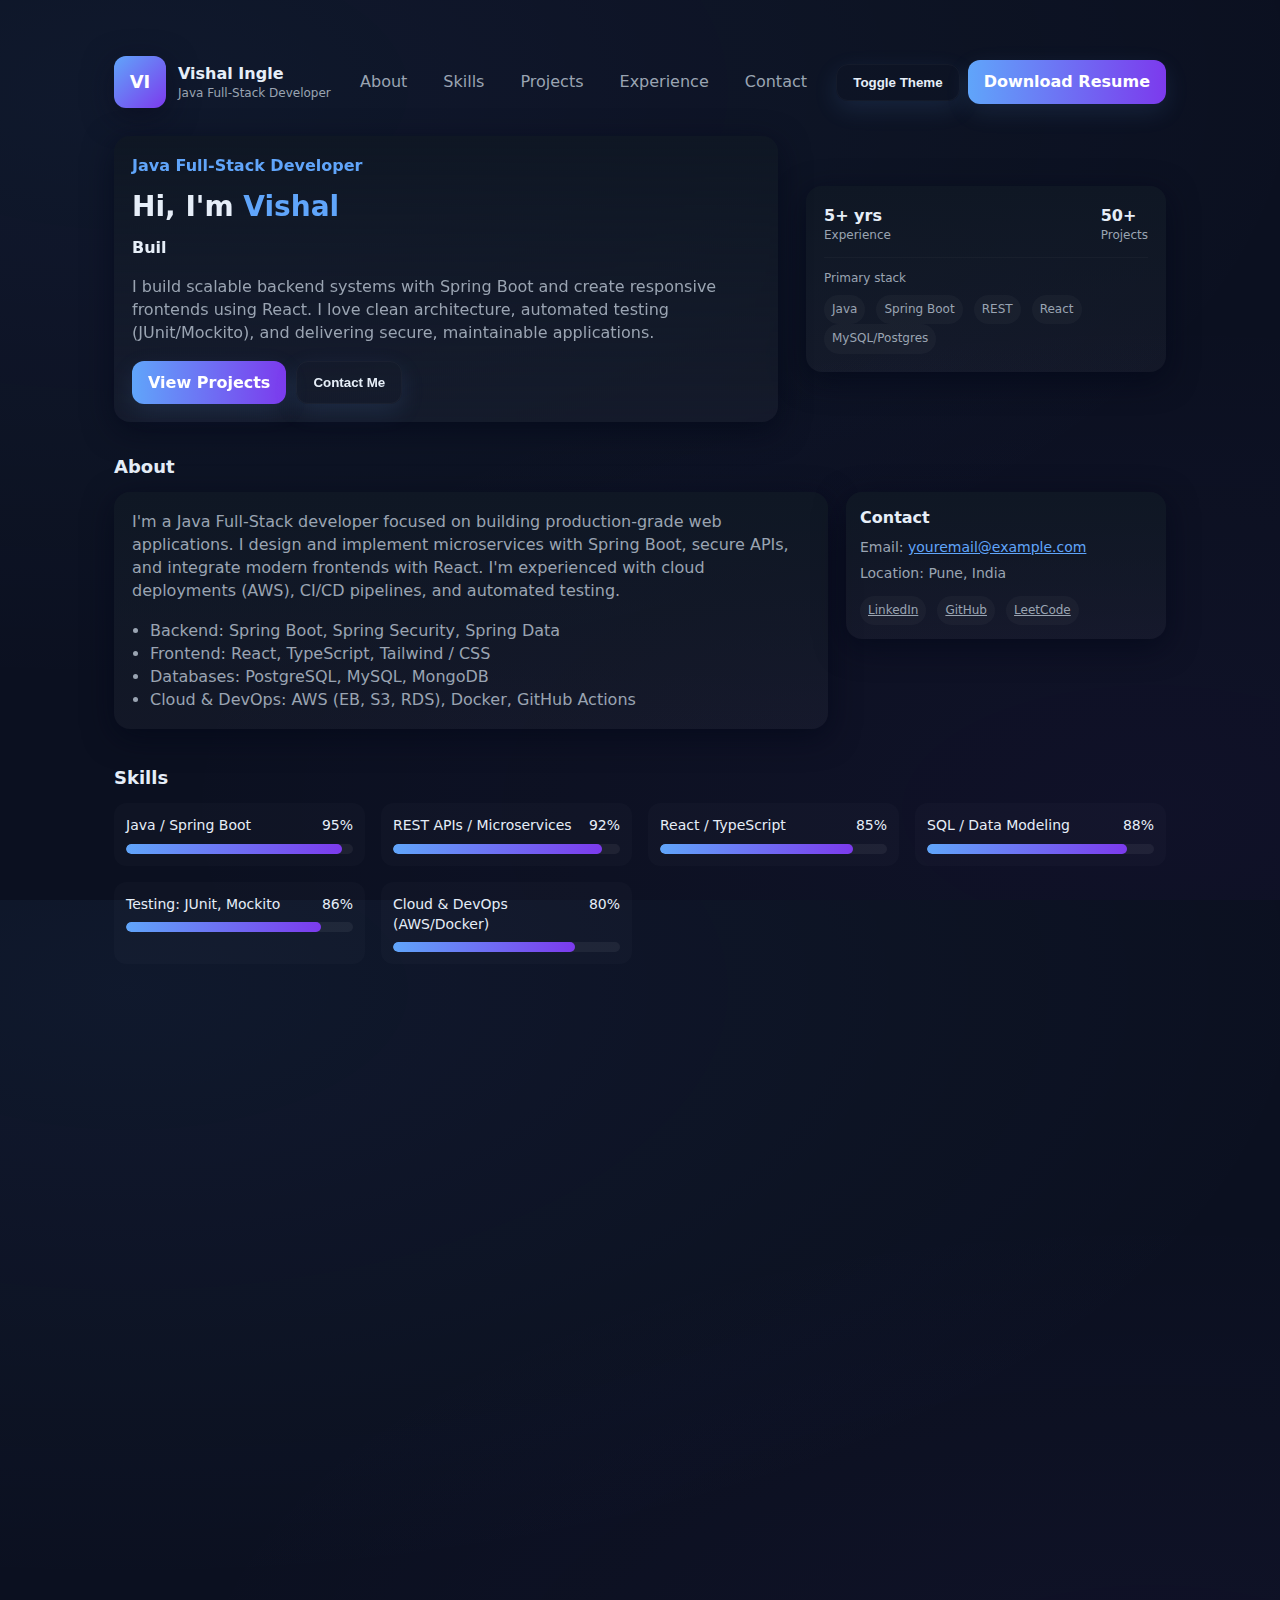
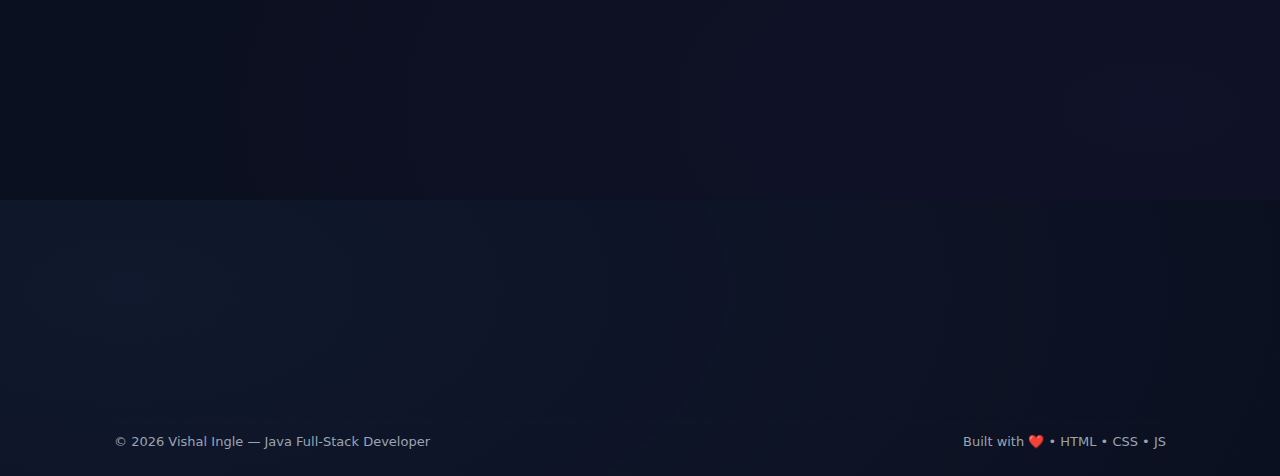
<file: index.html>
<!doctype html>
<html lang="en">
<head>
  <meta charset="utf-8" />
  <meta name="viewport" content="width=device-width,initial-scale=1" />
  <title>Vishal Ingle — Java Full-Stack Developer</title>
  <meta name="description" content="Portfolio of a Java Full-Stack Developer. Backend (Spring Boot), Frontend (React/Vue), DB, Cloud & DevOps." />

  <style>
    /* === Reset & base === */
    :root{
      --bg:#0b1020;
      --card:#0f1724;
      --muted:#9aa4b2;
      --accent:#60a5fa;
      --accent-2:#7c3aed;
      --glass: rgba(255,255,255,0.03);
      --radius:14px;
      --glass-2: rgba(255,255,255,0.02);
      --white: #e6eef8;
    }
    [data-theme="light"]{
      --bg:#f7fbff;
      --card:#ffffff;
      --muted:#475569;
      --accent:#2563eb;
      --accent-2:#7c3aed;
      --glass: rgba(10,10,10,0.02);
      --glass-2: rgba(10,10,10,0.01);
      --white:#0b1220;
    }

    *{box-sizing:border-box}
    html,body{height:100%}
    body{
      margin:0;
      font-family: Inter, system-ui, -apple-system, "Segoe UI", Roboto, "Helvetica Neue", Arial;
      background: radial-gradient(1200px 600px at 10% 10%, rgba(96,165,250,0.06), transparent),
                  radial-gradient(1000px 500px at 90% 90%, rgba(124,58,237,0.04), transparent),
                  var(--bg);
      color:var(--white);
      -webkit-font-smoothing:antialiased;
      -moz-osx-font-smoothing:grayscale;
      line-height:1.45;
      scroll-behavior:smooth;
      padding:32px;
    }

    .wrap{max-width:1100px;margin:0 auto;padding:24px}

    header{
      display:flex;
      justify-content:space-between;
      gap:16px;
      align-items:center;
      margin-bottom:28px;
    }
    .brand{
      display:flex;
      gap:12px;
      align-items:center;
      text-decoration:none;
      color:var(--white);
    }
    .avatar{
      width:52px;height:52px;border-radius:12px;background:linear-gradient(135deg,var(--accent),var(--accent-2));
      display:inline-grid;place-items:center;font-weight:700;color:white;font-size:18px;box-shadow:0 8px 30px rgba(12,12,30,0.6);
    }
    nav{display:flex;gap:12px;align-items:center}
    nav a{color:var(--muted);text-decoration:none;padding:8px 12px;border-radius:10px}
    nav a:hover{background:var(--glass);color:var(--white)}

    .controls{display:flex;gap:8px;align-items:center}

    /* Hero */
    .hero{
      display:grid;
      grid-template-columns: 1fr 360px;
      gap:28px;
      align-items:center;
      margin-bottom:32px;
    }
    .intro{
      background:linear-gradient(180deg, rgba(255,255,255,0.02), transparent);
      padding:28px;border-radius:var(--radius);backdrop-filter: blur(6px);
      box-shadow: 0 10px 30px rgba(2,6,23,0.6);
    }
    .title{font-size:28px;margin:0 0 8px}
    .role{font-weight:600;color:var(--accent);margin-bottom:10px}
    .lead{color:var(--muted);margin-bottom:16px}
    .cta-row{display:flex;gap:10px;flex-wrap:wrap}
    .btn{
      background:linear-gradient(90deg,var(--accent),var(--accent-2));
      border:none;color:white;padding:10px 16px;border-radius:12px;font-weight:600;cursor:pointer;
      box-shadow:0 8px 24px rgba(96,165,250,0.12);text-decoration:none;
    }
    .btn.secondary{background:transparent;border:1px solid var(--glass);color:var(--white)}

    /* Right column: quick info */
    .card{
      background:linear-gradient(180deg,var(--card),var(--glass));
      border-radius:16px;padding:18px;box-shadow:0 8px 30px rgba(2,6,23,0.6);
    }
    .stat{display:flex;justify-content:space-between;margin-bottom:8px}
    .small{font-size:12px;color:var(--muted)}

    /* Sections */
    section{margin-bottom:36px}
    h2.section-title{font-size:18px;margin:0 0 12px;color:var(--white)}
    .grid-3{display:grid;grid-template-columns:repeat(auto-fit,minmax(240px,1fr));gap:16px}

    /* Skills */
    .skill{
      background:var(--glass-2);padding:12px;border-radius:12px;
    }
    .skill .name{display:flex;justify-content:space-between;font-size:14px;margin-bottom:8px}
    .bar{height:10px;background:rgba(255,255,255,0.06);border-radius:999px;overflow:hidden}
    .bar > i{display:block;height:100%;width:0%;background:linear-gradient(90deg,var(--accent),var(--accent-2));border-radius:999px;transition:width 1.2s cubic-bezier(.2,.9,.3,1)}

    /* Projects */
    .project-card{
      background:linear-gradient(180deg, rgba(255,255,255,0.02), transparent);
      padding:16px;border-radius:12px;cursor:pointer;transition:transform .2s ease, box-shadow .2s;
      border:1px solid var(--glass);
    }
    .project-card:hover{transform:translateY(-6px);box-shadow:0 20px 50px rgba(0,0,0,0.5)}
    .project-title{font-weight:700;margin-bottom:8px}
    .project-desc{color:var(--muted);font-size:14px;margin-bottom:12px}
    .tag{display:inline-block;padding:6px 8px;border-radius:999px;font-size:12px;margin-right:6px;background:rgba(255,255,255,0.03);color:var(--muted)}

    /* Modal */
    .modal {
      position:fixed;inset:0;display:none;align-items:center;justify-content:center;padding:28px;
      background:linear-gradient(180deg,rgba(2,6,23,0.6),rgba(2,6,23,0.9));
      z-index:120;
    }
    .modal.show{display:flex}
    .modal-inner{width:100%;max-width:840px;background:var(--card);padding:20px;border-radius:14px;box-shadow:0 20px 60px rgba(0,0,0,0.7)}
    .modal-close{float:right;background:transparent;border:none;color:var(--muted);font-size:20px;cursor:pointer}

    /* Timeline */
    .timeline{border-left:2px solid rgba(255,255,255,0.04);padding-left:16px}
    .timeline-item{position:relative;padding:16px 0}
    .timeline-item:before{content:"";position:absolute;left:-11px;top:16px;width:10px;height:10px;background:var(--accent);border-radius:50%}

    /* Contact */
    form{display:grid;gap:12px}
    input,textarea{background:transparent;border:1px solid var(--glass);padding:12px;border-radius:10px;color:var(--white);outline:none}
    input::placeholder,textarea::placeholder{color:var(--muted)}
    textarea{min-height:110px;resize:vertical}

    /* Footer */
    footer{display:flex;justify-content:space-between;align-items:center;gap:12px;color:var(--muted);font-size:13px;padding-top:10px;border-top:1px dashed rgba(255,255,255,0.02)}

    /* Reveal on scroll */
    .reveal{opacity:0;transform:translateY(18px);transition:all 0.8s cubic-bezier(.2,.9,.3,1)}
    .reveal.visible{opacity:1;transform:none}

    /* Small responsive fixes */
    @media (max-width:880px){
      .hero{grid-template-columns:1fr}
      header{flex-direction:column;align-items:stretch;gap:12px}
      footer{flex-direction:column;align-items:flex-start}
    }
  </style>
</head>
<body data-theme="dark">
  <div class="wrap">
    <!-- Header -->
    <header>
      <a class="brand" href="#">
        <div class="avatar">VI</div>
        <div>
          <div style="font-weight:700">Vishal Ingle</div>
          <div style="font-size:12px;color:var(--muted)">Java Full-Stack Developer</div>
        </div>
      </a>

      <nav>
        <a href="#about">About</a>
        <a href="#skills">Skills</a>
        <a href="#projects">Projects</a>
        <a href="#experience">Experience</a>
        <a href="#contact">Contact</a>
      </nav>

      <div class="controls">
        <button id="themeToggle" class="btn secondary" title="Toggle theme">Toggle Theme</button>
        <a id="downloadResume" class="btn" href="#" download="Vishal_Ingle_Resume.pdf">Download Resume</a>
      </div>
    </header>

    <!-- Hero -->
    <section class="hero">
      <div class="intro card reveal">
        <div class="role">Java · Spring Boot · React · AWS · SQL</div>
        <h1 class="title">Hi, I'm <span style="color:var(--accent)">Vishal</span></h1>
        <div style="font-weight:600;margin-bottom:8px">
          <span id="typed"></span><span id="cursor" style="opacity:1">|</span>
        </div>
        <p class="lead">I build scalable backend systems with Spring Boot and create responsive frontends using React. I love clean architecture, automated testing (JUnit/Mockito), and delivering secure, maintainable applications.</p>

        <div class="cta-row">
          <a class="btn" href="#projects">View Projects</a>
          <button class="btn secondary" onclick="document.getElementById('contact').scrollIntoView({behavior:'smooth'})">Contact Me</button>
        </div>
      </div>

      <aside class="card reveal" aria-hidden="false">
        <div class="stat">
          <div>
            <div style="font-weight:700">5+ yrs</div>
            <div class="small">Experience</div>
          </div>
          <div>
            <div style="font-weight:700">50+</div>
            <div class="small">Projects</div>
          </div>
        </div>

        <hr style="border:none;border-top:1px solid rgba(255,255,255,0.03);margin:12px 0">

        <div style="margin-top:12px">
          <div class="small">Primary stack</div>
          <div style="margin-top:8px">
            <span class="tag">Java</span>
            <span class="tag">Spring Boot</span>
            <span class="tag">REST</span>
            <span class="tag">React</span>
            <span class="tag">MySQL/Postgres</span>
          </div>
        </div>
      </aside>
    </section>

    <!-- About -->
    <section id="about" class="reveal">
      <h2 class="section-title">About</h2>
      <div style="display:flex;gap:18px;flex-wrap:wrap">
        <div style="flex:1;min-width:260px" >
          <div class="card" style="padding:18px">
            <p style="margin-top:0;color:var(--muted)">
              I'm a Java Full-Stack developer focused on building production-grade web applications. I design and implement microservices with Spring Boot, secure APIs, and integrate modern frontends with React. I'm experienced with cloud deployments (AWS), CI/CD pipelines, and automated testing.
            </p>
            <ul style="color:var(--muted);margin:12px 0 0;padding-left:18px">
              <li>Backend: Spring Boot, Spring Security, Spring Data</li>
              <li>Frontend: React, TypeScript, Tailwind / CSS</li>
              <li>Databases: PostgreSQL, MySQL, MongoDB</li>
              <li>Cloud & DevOps: AWS (EB, S3, RDS), Docker, GitHub Actions</li>
            </ul>
          </div>
        </div>

        <div style="width:320px">
          <div class="card" style="padding:14px">
            <div style="font-weight:700;margin-bottom:8px">Contact</div>
            <div style="color:var(--muted);font-size:14px">Email: <a id="mailLink" href="mailto:youremail@example.com" style="color:var(--accent)">youremail@example.com</a></div>
            <div style="color:var(--muted);font-size:14px;margin-top:6px">Location: Pune, India</div>
            <div style="margin-top:12px">
              <a href="#" class="tag">LinkedIn</a>
              <a href="#" class="tag">GitHub</a>
              <a href="#" class="tag">LeetCode</a>
            </div>
          </div>
        </div>
      </div>
    </section>

    <!-- Skills -->
    <section id="skills" class="reveal">
      <h2 class="section-title">Skills</h2>
      <div class="grid-3">
        <div class="skill">
          <div class="name"><span>Java / Spring Boot</span><span>95%</span></div>
          <div class="bar"><i data-width="95%"></i></div>
        </div>
        <div class="skill">
          <div class="name"><span>REST APIs / Microservices</span><span>92%</span></div>
          <div class="bar"><i data-width="92%"></i></div>
        </div>
        <div class="skill">
          <div class="name"><span>React / TypeScript</span><span>85%</span></div>
          <div class="bar"><i data-width="85%"></i></div>
        </div>
        <div class="skill">
          <div class="name"><span>SQL / Data Modeling</span><span>88%</span></div>
          <div class="bar"><i data-width="88%"></i></div>
        </div>
        <div class="skill">
          <div class="name"><span>Testing: JUnit, Mockito</span><span>86%</span></div>
          <div class="bar"><i data-width="86%"></i></div>
        </div>
        <div class="skill">
          <div class="name"><span>Cloud & DevOps (AWS/Docker)</span><span>80%</span></div>
          <div class="bar"><i data-width="80%"></i></div>
        </div>
      </div>
    </section>

    <!-- Projects -->
    <section id="projects" class="reveal">
      <h2 class="section-title">Selected Projects</h2>
      <div class="grid-3">
        <div class="project-card" data-title="E-Commerce Microservices" data-desc="A Spring Boot microservices platform for e-commerce with product, cart, order, and payment services. Deployed on AWS Elastic Beanstalk. Uses JWT auth, RabbitMQ for async processing, and CI/CD pipelines." data-tech="Spring Boot, React, MySQL, RabbitMQ, AWS">
          <div class="project-title">E-Commerce Microservices</div>
          <div class="project-desc">Microservices e-commerce platform with resilient services and async processing.</div>
          <div><span class="tag">Spring Boot</span><span class="tag">AWS</span></div>
        </div>

        <div class="project-card" data-title="Document Upload POC" data-desc="Proof of concept to upload/download large documents, process metadata, and store files in S3 with signed URLs. Frontend built in React and backend in Spring Boot." data-tech="Spring Boot, S3, React">
          <div class="project-title">Document Upload POC</div>
          <div class="project-desc">Large file handling with secure upload & download via pre-signed URLs.</div>
          <div><span class="tag">S3</span><span class="tag">Presigned URLs</span></div>
        </div>

        <div class="project-card" data-title="Inventory Dashboard" data-desc="A dashboard for inventory and analytics with REST APIs, real-time updates using WebSockets, and charts." data-tech="Spring Boot, React, WebSocket, PostgreSQL">
          <div class="project-title">Inventory Dashboard</div>
          <div class="project-desc">Real-time inventory monitoring with charts and alerts.</div>
          <div><span class="tag">WebSocket</span><span class="tag">Postgres</span></div>
        </div>
      </div>
    </section>

    <!-- Experience -->
    <section id="experience" class="reveal">
      <h2 class="section-title">Experience & Education</h2>
      <div class="grid-3">
        <div>
          <div class="small" style="margin-bottom:8px">Work</div>
          <div class="timeline">
            <div class="timeline-item">
              <div style="font-weight:700">Senior Developer — Birlasoft</div>
              <div class="small">2022 — Present</div>
              <div style="color:var(--muted);margin-top:6px">Working on Spring Boot microservices and cloud deployments for enterprise clients.</div>
            </div>
            <div class="timeline-item">
              <div style="font-weight:700">Software Engineer — XYZ</div>
              <div class="small">2019 — 2022</div>
              <div style="color:var(--muted);margin-top:6px">Full-stack development with Java & React, built critical product features.</div>
            </div>
          </div>
        </div>

        <div>
          <div class="small" style="margin-bottom:8px">Education</div>
          <div class="timeline">
            <div class="timeline-item">
              <div style="font-weight:700">B.E. in Computer Science</div>
              <div class="small">2015 — 2019</div>
              <div style="color:var(--muted);margin-top:6px">University Name</div>
            </div>
          </div>
        </div>

        <div>
          <div class="small" style="margin-bottom:8px">Open Source / Contributions</div>
          <div style="color:var(--muted)">Contributor to internal libs and small OSS projects — improved test coverage and CI pipelines.</div>
        </div>
      </div>
    </section>

    <!-- Contact -->
    <section id="contact" class="reveal">
      <h2 class="section-title">Contact</h2>
      <div class="card">
        <form id="contactForm">
          <input type="text" id="name" placeholder="Your name" required />
          <input type="email" id="email" placeholder="Your email" required />
          <input type="text" id="subject" placeholder="Subject" />
          <textarea id="message" placeholder="Message" required></textarea>
          <div style="display:flex;gap:8px">
            <button type="submit" class="btn">Send Email</button>
            <button type="button" class="btn secondary" id="copyEmail">Copy Email</button>
          </div>
        </form>
      </div>
    </section>

    <footer>
      <div>© <span id="year"></span> Vishal Ingle — Java Full-Stack Developer</div>
      <div>Built with ❤️ • <span style="color:var(--muted)">HTML • CSS • JS</span></div>
    </footer>
  </div>

  <!-- Project modal -->
  <div id="modal" class="modal" role="dialog" aria-modal="true" aria-hidden="true">
    <div class="modal-inner">
      <button class="modal-close" aria-label="Close" onclick="closeModal()">✕</button>
      <h3 id="modalTitle"></h3>
      <p id="modalTech" style="color:var(--muted);font-size:14px"></p>
      <p id="modalDesc" style="margin-top:8px;color:var(--muted)"></p>
      <div style="margin-top:14px">
        <a id="modalRepo" href="#" class="tag" target="_blank">View Repo</a>
        <a id="modalLive" href="#" class="tag" target="_blank">Live Demo</a>
      </div>
    </div>
  </div>

  <script>
    /* ====== Small helpers & initial state ====== */
    document.getElementById('year').textContent = new Date().getFullYear();

    // theme toggle
    const themeBtn = document.getElementById('themeToggle');
    themeBtn.addEventListener('click', () => {
      const el = document.documentElement || document.body;
      const current = document.body.getAttribute('data-theme');
      document.body.setAttribute('data-theme', current === 'dark' ? 'light' : 'dark');
    });

    // resume download: placeholder uses mailto if no file provided
    const resumeBtn = document.getElementById('downloadResume');
    resumeBtn.addEventListener('click', (e) => {
      // If you have a resume file, set href to path/to/resume.pdf and remove preventDefault.
      // For now we'll show a toast (simple)
      e.preventDefault();
      alert('Replace the href on "Download Resume" with your resume PDF path (e.g., /files/Vishal_Ingle_Resume.pdf).');
    });

    // copy email
    document.getElementById('copyEmail').addEventListener('click', () => {
      navigator.clipboard?.writeText('youremail@example.com').then(_ => {
        alert('Email copied to clipboard');
      }, () => alert('Clipboard not available'));
    });

    // contact form uses mailto
    document.getElementById('contactForm').addEventListener('submit', (e) => {
      e.preventDefault();
      const name = encodeURIComponent(document.getElementById('name').value);
      const email = encodeURIComponent(document.getElementById('email').value);
      const subject = encodeURIComponent(document.getElementById('subject').value || 'Contact from portfolio');
      const message = encodeURIComponent(document.getElementById('message').value + '\n\nFrom: ' + name + ' (' + email + ')');
      window.location.href = `mailto:youremail@example.com?subject=${subject}&body=${message}`;
    });


    /* ====== Typing effect ====== */
    const phrases = ['Building scalable Java & Spring Boot apps', 'Designing clean APIs', 'Automating tests with JUnit & Mockito', 'Deploying to AWS'];
    let tIndex = 0, cIndex = 0, forward = true;
    const typedEl = document.getElementById('typed'), cursor = document.getElementById('cursor');

    function typeTick(){
      const current = phrases[tIndex];
      if (forward) {
        cIndex++;
        if (cIndex >= current.length) { forward = false; setTimeout(typeTick,1200); return; }
      } else {
        cIndex--;
        if (cIndex === 0) { forward = true; tIndex = (tIndex+1) % phrases.length; setTimeout(typeTick,300); return; }
      }
      typedEl.textContent = current.slice(0, cIndex);
      setTimeout(typeTick, forward ? 80 : 40);
    }
    setTimeout(typeTick,500);

    // cursor blink
    setInterval(()=> { cursor.style.opacity = cursor.style.opacity === '0' ? '1' : '0' }, 500);


    /* ====== Skill bars animation on reveal ====== */
    function animateSkillBars(){
      document.querySelectorAll('.bar > i').forEach(el=>{
        const w = el.getAttribute('data-width') || '60%';
        el.style.width = w;
      });
    }

    /* ====== Reveal on scroll ====== */
    const reveals = document.querySelectorAll('.reveal');
    const observer = new IntersectionObserver((entries)=>{
      entries.forEach(entry => {
        if (entry.isIntersecting) {
          entry.target.classList.add('visible');
          entry.target.classList.remove('reveal');
          if (entry.target.id === 'skills') animateSkillBars();
        }
      });
    }, {threshold: 0.12});
    reveals.forEach(r => observer.observe(r));

    // also animate initial visible ones quickly
    document.querySelectorAll('.reveal').forEach(node=>{
      if (node.getBoundingClientRect().top < window.innerHeight - 100) {
        node.classList.add('visible');
        if (node.id === 'skills') animateSkillBars();
      }
    });

    /* ====== Project modal logic ====== */
    const modal = document.getElementById('modal');
    function openModal(data){
      document.getElementById('modalTitle').textContent = data.title || '';
      document.getElementById('modalDesc').textContent = data.desc || '';
      document.getElementById('modalTech').textContent = data.tech ? 'Tech: ' + data.tech : '';
      // placeholder links (replace)
      document.getElementById('modalRepo').href = data.repo || '#';
      document.getElementById('modalLive').href = data.live || '#';
      modal.classList.add('show');
      modal.setAttribute('aria-hidden','false');
    }
    function closeModal(){
      modal.classList.remove('show');
      modal.setAttribute('aria-hidden','true');
    }
    // click project to open modal
    document.querySelectorAll('.project-card').forEach(card=>{
      card.addEventListener('click', ()=> {
        openModal({
          title: card.dataset.title,
          desc: card.dataset.desc,
          tech: card.dataset.tech,
          repo: '#', live:'#'
        })
      });
    });
    modal.addEventListener('click', (e)=> { if (e.target === modal) closeModal() });

    /* ====== Small accessibility/helpful touches ====== */
    // keyboard close modal
    document.addEventListener('keydown', (e)=> { if (e.key === 'Escape') closeModal(); });

    /* ====== Optional: Replace placeholder content quickly (edit variables) ====== */
    // To personalize, change these values:
    const PROFILE = {
      name: 'Vishal Ingle',
      title: 'Java Full-Stack Developer',
      email: 'youremail@example.com',
      location: 'Pune, India',
      linkedin: '#',
      github: '#'
    };
    // apply quick replacements
    document.querySelector('.brand div div').textContent = PROFILE.name;
    document.querySelector('.role').textContent = PROFILE.title;
    document.getElementById('mailLink').href = 'mailto:' + PROFILE.email;
    document.getElementById('mailLink').textContent = PROFILE.email;
    document.getElementById('downloadResume').href = '#'; // set to your resume path
  </script>
</body>
</html>
</file>
